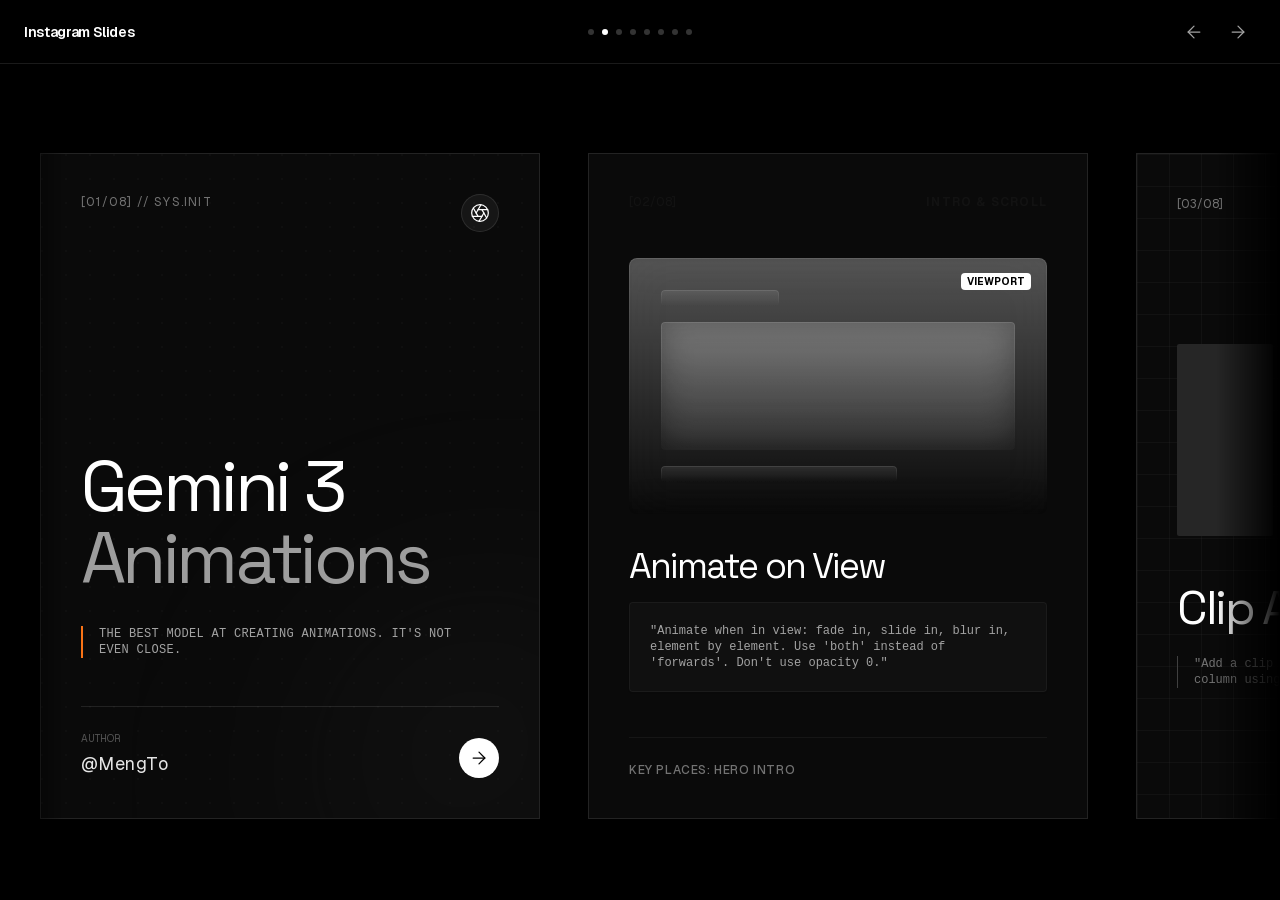
<file: assets/tamplates/instagram-slides/index.html>
<html class="dark" lang="en"><head><meta charset="utf-8"/>
<meta content="width=device-width, initial-scale=1.0" name="viewport"/>
<title>Gemini 3 Animation Prompts - Dark Mode</title>
<script src="assets/resource_3fa48481346f.js"></script>
<script src="assets/lucide_latest_2eebd0ebe8c2.js"></script>
<link href="https://fonts.googleapis.com" rel="preconnect"/>
<link crossorigin="" href="https://fonts.gstatic.com" rel="preconnect"/>
<!-- User Requested Animation Styles -->
<style>
/*
Sequence animation intro.
*/
@keyframes animationIn {
0% {
opacity: 0;
transform: translateY(30px);
filter: blur(8px);
}
100% {
opacity: 1;
transform: translateY(0);
filter: blur(0px);
}
}
/* Default: paused */
.animate-on-scroll { animation-play-state: paused !important; }
/* Activated by JS */
.animate-on-scroll.animate { animation-play-state: running !important; }
</style>
<style>
/* Custom Font Assignments based on Design System */
:root {
--font-display: 'Inter', system-ui, sans-serif;
--font-body: 'Inter', system-ui, sans-serif;
--font-mono: 'Space Mono', monospace;
}
body {
font-family: var(--font-body);
}
h1, h2, h3, .font-display {
font-family: var(--font-display);
}
code, .font-mono {
font-family: var(--font-mono);
}
/* Utilities */
.hide-scrollbar::-webkit-scrollbar {
display: none;
}
.hide-scrollbar {
-ms-overflow-style: none;
scrollbar-width: none;
}
/* Existing Animations */
@keyframes marquee {
0% { transform: translateX(0); }
100% { transform: translateX(-50%); }
}
.animate-marquee {
animation: marquee 20s linear infinite;
}
@keyframes beam {
0% { left: -100%; }
100% { left: 100%; }
}
.animate-beam {
animation: beam 2s cubic-bezier(0.4, 0, 0.2, 1) infinite;
}
@keyframes clip-reveal {
0% { clip-path: inset(100% 0 0 0); }
100% { clip-path: inset(0 0 0 0); }
}
.animate-clip {
animation: clip-reveal 1.5s cubic-bezier(0.77, 0, 0.175, 1) infinite alternate;
}
/* Background Pattern */
.bg-grid-pattern {
background-image: radial-gradient(circle at 1px 1px, rgba(255,255,255,0.1) 1px, transparent 0);
background-size: 24px 24px;
}
/* Larger Card Sizing - Mobile Optimized */
.slide-container {
aspect-ratio: 3/4;
/* Mobile width default, Desktop width via md: */
min-width: 0;
}
</style>
<meta content="font-inter,font-space-mono,font-roboto,font-montserrat,font-poppins,font-playfair,font-instrument-serif,font-merriweather,font-bricolage,font-jakarta,font-manrope,font-work-sans,font-pt-serif,font-geist-mono,font-quicksand,font-nunito" name="disabled-font-classes"/>
<style id="aura-editor-visibility-style">
.invisible { visibility: hidden !important; }
</style>
<link href="assets/css2_8e191ef32247.css" id="all-fonts-link-font-space-grotesk" rel="stylesheet"/><style id="all-fonts-style-font-space-grotesk">.font-space-grotesk { font-family: 'Space Grotesk', sans-serif !important; }</style><link href="assets/css2_86e10c4bcbd4.css" id="all-fonts-link-font-geist" rel="stylesheet"/><style id="all-fonts-style-font-geist">.font-geist { font-family: 'Geist', sans-serif !important; }</style><style id="border-gradient-shared-style">
[style*="--border-gradient"]::before {
content: "";
position: absolute;
inset: 0;
padding: 1px;
border-radius: var(--border-radius-before, inherit);
-webkit-mask: linear-gradient(#fff 0 0) content-box,
linear-gradient(#fff 0 0);
-webkit-mask-composite: xor;
mask-composite: exclude;
background: var(--border-gradient);
pointer-events: none;
}</style></head>
<body class="min-h-screen flex flex-col items-center justify-center antialiased selection:bg-orange-500/30 text-white bg-black">
<!-- Fixed Navigation -->
<nav class="fixed top-0 left-0 right-0 z-50 flex items-center justify-between px-4 md:px-6 py-4 bg-black/80 backdrop-blur-md border-b border-white/10 h-16">
<!-- Left: Title -->
<div class="flex items-center gap-2 w-auto md:w-1/3">
<span class="font-display text-sm font-semibold tracking-tight text-white font-geist">Instagram Slides</span>
</div>
<!-- Center: Pagination Dots (Hidden on small mobile, visible on sm+) -->
<div class="hidden sm:flex items-center justify-center gap-2 w-1/3" id="pagination-dots">
<!-- Initial state: first active, others inactive. JS handles updates. -->
<div class="w-1.5 h-1.5 rounded-full bg-white/20 hover:bg-white/50 cursor-pointer transition-colors hover:scale-125 transition-transform" data-index="0"></div>
<div class="w-1.5 h-1.5 rounded-full bg-white/20 hover:bg-white/50 cursor-pointer transition-colors hover:scale-125 transition-transform" data-index="1"></div>
<div class="w-1.5 h-1.5 rounded-full bg-white/20 hover:bg-white/50 cursor-pointer transition-colors hover:scale-125 transition-transform" data-index="2"></div>
<div class="w-1.5 h-1.5 rounded-full bg-white/20 hover:bg-white/50 cursor-pointer transition-colors hover:scale-125 transition-transform" data-index="3"></div>
<div class="w-1.5 h-1.5 rounded-full bg-white/20 hover:bg-white/50 cursor-pointer transition-colors hover:scale-125 transition-transform" data-index="4"></div>
<div class="w-1.5 h-1.5 rounded-full bg-white/20 hover:bg-white/50 cursor-pointer transition-colors hover:scale-125 transition-transform" data-index="5"></div>
<div class="w-1.5 h-1.5 rounded-full bg-white/20 hover:bg-white/50 cursor-pointer transition-colors hover:scale-125 transition-transform" data-index="6"></div>
<div class="w-1.5 h-1.5 rounded-full bg-white cursor-pointer hover:scale-125 transition-transform" data-index="7"></div>
</div>
<!-- Right: Arrows (Hidden on Mobile, use Swipe) -->
<div class="hidden md:flex items-center justify-end gap-2 w-1/3">
<button class="p-2 rounded-full hover:bg-white/10 text-neutral-400 hover:text-white transition-colors disabled:opacity-30" id="prevBtn">
<svg class="lucide lucide-arrow-left w-5 h-5" fill="none" height="24" stroke="currentColor" stroke-linecap="round" stroke-linejoin="round" stroke-width="1.5" viewbox="0 0 24 24" width="24" xmlns="http://www.w3.org/2000/svg"><path d="m12 19-7-7 7-7"></path><path d="M19 12H5"></path></svg>
</button>
<button class="p-2 rounded-full hover:bg-white/10 text-neutral-400 hover:text-white transition-colors" id="nextBtn">
<svg class="lucide lucide-arrow-right w-5 h-5" fill="none" height="24" stroke="currentColor" stroke-linecap="round" stroke-linejoin="round" stroke-width="1.5" viewbox="0 0 24 24" width="24" xmlns="http://www.w3.org/2000/svg"><path d="M5 12h14"></path><path d="m12 5 7 7-7 7"></path></svg>
</button>
</div>
<!-- Mobile Swipe Indicator (Visible only on mobile) -->
<div class="md:hidden flex items-center justify-end w-auto text-neutral-500 text-xs gap-1">
<span class="font-mono">SWIPE</span>
<svg class="lucide lucide-move-horizontal" fill="none" height="16" stroke="currentColor" stroke-linecap="round" stroke-linejoin="round" stroke-width="1.5" viewbox="0 0 24 24" width="16" xmlns="http://www.w3.org/2000/svg"><polyline points="18 8 22 12 18 16"></polyline><polyline points="6 8 2 12 6 16"></polyline><line x1="2" x2="22" y1="12" y2="12"></line></svg>
</div>
</nav>
<!-- Wrapper for the horizontal scroll presentation -->
<main class="flex flex-row overflow-x-auto snap-x snap-mandatory hide-scrollbar w-full pt-20 md:pt-28 pb-6 md:pb-10 px-6 md:px-10 gap-x-6 md:gap-x-12 scroll-smooth" id="slider" style="mask-image: linear-gradient(90deg, transparent, black 5%, black 95%, transparent); -webkit-mask-image: linear-gradient(90deg, transparent, black 5%, black 95%, transparent);">
<!-- SLIDE 1: COVER -->
<section class="slide-container flex-shrink-0 flex flex-col overflow-hidden snap-center group bg-[#0A0A0A] w-[85vw] md:w-[500px] border-white/10 border relative shadow-2xl justify-between" id="slide-0">
<!-- Content -->
<div class="flex flex-col bg-center h-full bg-[url(https://hoirqrkdgbmvpwutwuwj.supabase.co/storage/v1/object/public/assets/assets/5071d056-5442-4e08-adcf-cea83397ba23_1600w.webp)] bg-cover z-10 p-6 md:p-10 relative">
<div class="flex [animation:animationIn_0.8s_ease-out_0s_both] animate-on-scroll animate mix-blend-color-dodge mb-4 md:mb-8 items-start justify-between">
<span class="font-mono text-[10px] md:text-xs text-neutral-500 uppercase tracking-widest font-geist">[01/08] // SYS.INIT</span>
<div class="p-2 bg-white/5 rounded-full border border-white/10">
<svg class="lucide lucide-aperture w-4 h-4 md:w-5 md:h-5 text-white" data-lucide="aperture" fill="none" height="24" stroke="currentColor" stroke-linecap="round" stroke-linejoin="round" stroke-width="1.5" viewbox="0 0 24 24" width="24" xmlns="http://www.w3.org/2000/svg"><circle cx="12" cy="12" r="10"></circle><path d="m14.31 8 5.74 9.94"></path><path d="M9.69 8h11.48"></path><path d="m7.38 12 5.74-9.94"></path><path d="M9.69 16 3.95 6.06"></path><path d="M14.31 16H2.83"></path><path d="m16.62 12-5.74 9.94"></path></svg>
</div>
</div>
<div class="mt-auto mb-8 md:mb-12">
<h1 class="leading-[0.9] [animation:animationIn_0.8s_ease-out_0.2s_both] animate-on-scroll animate text-5xl md:text-7xl tracking-tighter font-space-grotesk mb-4 md:mb-8">
                Gemini 3
                <span class="block text-white/60 tracking-tighter font-space-grotesk">Animations</span>
</h1>
<div class="[animation:animationIn_0.8s_ease-out_0.4s_both] animate-on-scroll animate">
<p class="uppercase leading-relaxed text-[10px] md:text-xs text-neutral-400 tracking-wide font-mono max-w-[90%] border-orange-500 border-l-2 pl-4">
                    The best model at creating animations. It's not even close.
                </p>
</div>
</div>
<div class="pt-4 md:pt-6 border-t border-white/10 flex justify-between items-end [animation:animationIn_0.8s_ease-out_0.6s_both] animate-on-scroll animate">
<div class="flex flex-col">
<span class="font-mono text-[10px] text-neutral-600 uppercase mb-1 font-geist">Author</span>
<span class="font-display text-sm md:text-lg tracking-wide text-neutral-200 font-geist">@MengTo</span>
</div>
<div class="w-8 h-8 md:w-10 md:h-10 rounded-full bg-white text-black flex items-center justify-center hover:scale-105 transition-transform cursor-pointer">
<svg class="lucide lucide-arrow-right w-4 h-4 md:w-5 md:h-5" data-lucide="arrow-right" fill="none" height="24" stroke="currentColor" stroke-linecap="round" stroke-linejoin="round" stroke-width="1.5" viewbox="0 0 24 24" width="24" xmlns="http://www.w3.org/2000/svg"><path d="M5 12h14"></path><path d="m12 5 7 7-7 7"></path></svg>
</div>
</div>
</div>
<!-- Abstract BG -->
<div class="absolute inset-0 z-0 bg-grid-pattern opacity-20"></div>
<div class="absolute -bottom-40 -right-40 w-96 h-96 bg-gradient-to-br from-neutral-800 to-transparent rounded-full blur-[100px] opacity-40 pointer-events-none">
</div>
</section>
<!-- SLIDE 2: INTRO + SCROLL -->
<section class="slide-container flex-shrink-0 w-[85vw] md:w-[500px] bg-[#0A0A0A] relative flex flex-col overflow-hidden border border-white/10 shadow-2xl snap-center" id="slide-1">
<div class="flex flex-col h-full bg-[url(https://hoirqrkdgbmvpwutwuwj.supabase.co/storage/v1/object/public/assets/assets/28c300b5-bd2f-449c-a915-f968ced09242_1600w.webp)] bg-cover bg-center p-6 md:p-10">
<header class="flex [animation:animationIn_0.8s_ease-out_0.1s_both] animate-on-scroll animate mix-blend-color-dodge mb-8 md:mb-12 items-center justify-between">
<span class="font-mono text-xs text-neutral-500 font-geist">[02/08]</span>
<span class="font-display text-[10px] md:text-xs font-semibold uppercase tracking-widest text-neutral-500 font-geist">Intro &amp; Scroll</span>
</header>
<div class="flex-grow space-y-6 md:space-y-8">
<!-- Internal card keeps rounded-lg -->
<div class="overflow-hidden [animation:animationIn_0.8s_ease-out_0.3s_both] animate-on-scroll animate bg-gradient-to-b from-white/30 to-white/0 rounded-lg p-6 md:p-8 relative shadow-inner backdrop-blur-xl" style="position: relative; --border-gradient: linear-gradient(180deg, rgba(255, 255, 255, 0.1), rgba(255, 255, 255, 0)); --border-radius-before: 8px">
<!-- Simulated Skeleton Animation -->
<div class="space-y-4">
<div class="animate-pulse bg-gradient-to-b from-white/10 to-white/0 w-1/3 h-4 rounded" style="position: relative; --border-gradient: linear-gradient(180deg, rgba(255, 255, 255, 0.1), rgba(255, 255, 255, 0)); --border-radius-before: 4px"></div>
<div class="animate-pulse delay-75 bg-gradient-to-b from-white/10 to-white/0 w-full h-24 md:h-32 rounded backdrop-blur-lg" style="position: relative; --border-gradient: linear-gradient(180deg, rgba(255, 255, 255, 0.1), rgba(255, 255, 255, 0)); --border-radius-before: 4px"></div>
<div class="animate-pulse delay-150 bg-gradient-to-b from-white/10 to-white/0 w-2/3 h-4 rounded" style="position: relative; --border-gradient: linear-gradient(180deg, rgba(255, 255, 255, 0.1), rgba(255, 255, 255, 0)); --border-radius-before: 4px"></div>
</div>
<div class="absolute top-4 right-4">
<span class="font-mono text-[8px] md:text-[10px] bg-white text-black px-1.5 py-0.5 rounded font-bold font-geist">VIEWPORT</span>
</div>
</div>
<div class="space-y-3 md:space-y-4 [animation:animationIn_0.8s_ease-out_0.5s_both] animate-on-scroll animate">
<h2 class="text-3xl md:text-4xl text-white font-space-grotesk tracking-tighter" style="">Animate on View</h2>
<div class="leading-relaxed text-[10px] md:text-xs text-neutral-400 font-mono bg-neutral-900/50 border-white/5 border rounded p-4 md:p-5 shadow-sm backdrop-blur-lg">
                            "Animate when in view: fade in, slide in, blur in, element by element. Use 'both' instead of 'forwards'. Don't use opacity 0."
                        </div>
</div>
</div>
<div class="mt-auto pt-4 md:pt-6 border-t border-white/5 [animation:animationIn_0.8s_ease-out_0.7s_both] animate-on-scroll animate">
<p class="uppercase text-[10px] md:text-xs font-medium text-neutral-500 tracking-wider font-geist">Key places: Hero Intro</p>
</div>
</div>
</section>
<!-- SLIDE 3: CLIP PATH -->
<section class="slide-container flex-shrink-0 w-[85vw] md:w-[500px] bg-[#0A0A0A] text-white relative flex flex-col overflow-hidden border border-white/10 shadow-2xl snap-center" id="slide-2">
<div class="absolute inset-0 bg-[linear-gradient(rgba(255,255,255,0.03)_1px,transparent_1px),linear-gradient(90deg,rgba(255,255,255,0.03)_1px,transparent_1px)] bg-[size:32px_32px]"></div>
<div class="p-6 md:p-10 h-full flex flex-col z-10">
<header class="flex justify-between items-center mb-6 md:mb-10 [animation:animationIn_0.8s_ease-out_0.1s_both] animate-on-scroll">
<span class="font-mono text-xs text-neutral-500 font-geist">[03/08]</span>
<svg class="lucide lucide-scissors w-5 h-5 text-neutral-600" data-lucide="scissors" fill="none" height="24" stroke="currentColor" stroke-linecap="round" stroke-linejoin="round" stroke-width="1.5" viewbox="0 0 24 24" width="24" xmlns="http://www.w3.org/2000/svg"><circle cx="6" cy="6" r="3"></circle><path d="M8.12 8.12 12 12"></path><path d="M20 4 8.12 15.88"></path><circle cx="6" cy="18" r="3"></circle><path d="M14.8 14.8 20 20"></path></svg>
</header>
<div class="flex-grow flex flex-col justify-center">
<!-- Clip Animation Visual -->
<div class="flex gap-3 h-32 md:h-48 mb-8 md:mb-12 [animation:animationIn_0.8s_ease-out_0.3s_both] animate-on-scroll">
<div class="flex-1 bg-neutral-800 rounded-sm animate-clip" style="animation-delay: 0s;"></div>
<div class="flex-1 bg-neutral-700 rounded-sm animate-clip" style="animation-delay: 0.2s;"></div>
<div class="flex-1 bg-neutral-600 rounded-sm animate-clip" style="animation-delay: 0.4s;"></div>
<div class="flex-1 bg-orange-500 rounded-sm animate-clip" style="animation-delay: 0.6s;"></div>
</div>
<div class="[animation:animationIn_0.8s_ease-out_0.5s_both] animate-on-scroll">
<h2 class="text-4xl md:text-5xl mb-4 md:mb-6 text-white font-space-grotesk tracking-tighter" style="">Clip Animation</h2>
<p class="leading-relaxed text-[10px] md:text-xs text-neutral-500 font-mono max-w-sm border-neutral-700 border-l pl-4">
                            "Add a clip animation to the background, column by column using clip-path."
                        </p>
</div>
</div>
</div>
</section>
<!-- SLIDE 4: BUTTONS -->
<section class="slide-container flex-shrink-0 w-[85vw] md:w-[500px] bg-[#0A0A0A] relative flex flex-col overflow-hidden border border-white/10 shadow-2xl snap-center" id="slide-3">
<div class="p-6 md:p-10 h-full flex flex-col">
<header class="flex justify-between items-center mb-6 md:mb-10 [animation:animationIn_0.8s_ease-out_0.1s_both] animate-on-scroll">
<span class="font-mono text-xs text-neutral-500 font-geist">[04/08]</span>
<span class="font-display text-[10px] md:text-xs font-semibold uppercase tracking-widest text-neutral-500 font-geist">Interaction</span>
</header>
<div class="flex-grow flex flex-col space-y-8 md:space-y-12 items-center justify-center">
<!-- Animated Gradient Beam CTA Button -->
<button class="group inline-flex overflow-hidden transition-all duration-300 hover:-translate-y-0.5 hover:shadow-[0_0_25px_rgba(255,255,255,0.1)] rounded-full pt-[1px] pr-[1px] pb-[1px] pl-[1px] relative items-center justify-center [animation:animationIn_0.8s_ease-out_0.3s_both] animate-on-scroll scale-90 md:scale-100">
<!-- Spinning Border Beam (Visible on Hover) -->
<span class="absolute inset-[-100%] animate-[spin_3s_linear_infinite] bg-[conic-gradient(from_90deg_at_50%_50%,transparent_0%,transparent_75%,#ffffff_100%)] opacity-0 transition-opacity duration-300 group-hover:opacity-100"></span>
<!-- Default Static Border -->
<span class="absolute inset-0 rounded-full bg-zinc-800 transition-opacity duration-300 group-hover:opacity-0"></span>
<!-- 3D Button Surface & Content -->
<span class="flex items-center justify-center gap-2 uppercase transition-colors duration-300 group-hover:text-white text-xs font-medium text-zinc-400 tracking-widest bg-gradient-to-b from-zinc-800 to-zinc-950 w-full h-full rounded-full pt-2.5 pr-6 pb-2.5 pl-6 relative shadow-[inset_0_1px_0_rgba(255,255,255,0.3)]">
<span class="relative z-10">Request Demo</span>
<svg class="relative z-10 transition-transform duration-300 group-hover:translate-x-0.5" fill="none" height="14" stroke="currentColor" stroke-linecap="round" stroke-linejoin="round" stroke-width="2" viewbox="0 0 24 24" width="14" xmlns="http://www.w3.org/2000/svg">
<path class="" d="M5 12h14"></path>
<path class="" d="m12 5 7 7-7 7"></path>
</svg>
</span>
</button>
<div class="w-full [animation:animationIn_0.8s_ease-out_0.5s_both] animate-on-scroll text-center md:text-left">
<h2 class="text-2xl md:text-3xl text-white tracking-tighter font-space-grotesk mb-4">Border Beam</h2>
<div class="bg-neutral-900/50 border-white/5 border rounded-xl p-4 md:p-5 shadow-sm text-left">
<p class="text-[10px] md:text-xs text-neutral-400 font-mono">
        "Add a 1px border beam animation around the pill-shaped button on hover."
      </p>
</div>
</div>
</div>
</div>
</section>
<!-- SLIDE 5: TEXT -->
<section class="slide-container flex-shrink-0 w-[85vw] md:w-[500px] bg-[#0A0A0A] relative flex flex-col overflow-hidden border border-white/10 shadow-2xl snap-center" id="slide-4">
<div class="flex flex-col h-full bg-[url(https://hoirqrkdgbmvpwutwuwj.supabase.co/storage/v1/object/public/assets/assets/aedd68a9-659a-45bf-ae0a-842c1d982c93_1600w.webp)] bg-cover bg-center p-6 md:p-10">
<header class="flex justify-between items-center mb-6 md:mb-10 [animation:animationIn_0.8s_ease-out_0.1s_both] animate-on-scroll">
<span class="font-mono text-xs text-neutral-500 font-geist">[05/08]</span>
<svg class="lucide lucide-type w-5 h-5 text-neutral-600" data-lucide="type" fill="none" height="24" stroke="currentColor" stroke-linecap="round" stroke-linejoin="round" stroke-width="1.5" viewbox="0 0 24 24" width="24" xmlns="http://www.w3.org/2000/svg"><path d="M12 4v16"></path><path d="M4 7V5a1 1 0 0 1 1-1h14a1 1 0 0 1 1 1v2"></path><path d="M9 20h6"></path></svg>
</header>
<div class="flex-grow flex flex-col justify-center">
<!-- Text Animation Visual -->
<div class="mb-8 md:mb-12 border-b border-white/10 pb-8 md:pb-12 [animation:animationIn_0.8s_ease-out_0.3s_both] animate-on-scroll">
<div class="overflow-hidden h-14 md:h-20 flex items-center">
<h2 class="text-5xl md:text-7xl text-white animate-fade-up font-space-grotesk tracking-tighter" style="">
                                Reveal
                            </h2>
</div>
<div class="overflow-hidden h-14 md:h-20 flex items-center">
<h2 class="animate-fade-up text-5xl md:text-7xl text-white/60 tracking-tighter font-space-grotesk" style="animation-delay: 0.2s">
                                Typography
                            </h2>
</div>
</div>
<div class="space-y-3 [animation:animationIn_0.8s_ease-out_0.5s_both] animate-on-scroll">
<span class="text-[10px] font-bold uppercase tracking-widest text-orange-500 font-geist">Prompt</span>
<p class="leading-relaxed text-[10px] md:text-xs text-neutral-400 font-mono">
                            "Add a vertical text clip slide down animation letter by letter."
                        </p>
</div>
</div>
</div>
</section>
<!-- SLIDE 6: LOGOS -->
<section class="slide-container flex-shrink-0 w-[85vw] md:w-[500px] bg-[#0A0A0A] relative flex flex-col overflow-hidden border border-white/10 shadow-2xl snap-center" id="slide-5">
<div class="flex flex-col z-10 h-full p-6 md:p-10 justify-between">
<header class="flex justify-between items-center [animation:animationIn_0.8s_ease-out_0.1s_both] animate-on-scroll">
<span class="font-mono text-xs text-neutral-500 font-geist">[06/08]</span>
<span class="font-display text-[10px] md:text-xs font-semibold uppercase tracking-widest text-neutral-500 font-geist">Social Proof</span>
</header>
<div class="w-full overflow-hidden relative py-12 md:py-16 border-y border-white/5 [animation:animationIn_0.8s_ease-out_0.3s_both] animate-on-scroll">
<!-- Gradient Masks -->
<div class="absolute left-0 top-0 bottom-0 w-10 md:w-20 bg-gradient-to-r from-[#0A0A0A] to-transparent z-10"></div>
<div class="absolute right-0 top-0 bottom-0 w-10 md:w-20 bg-gradient-to-l from-[#0A0A0A] to-transparent z-10"></div>
<!-- Marquee Content -->
<div class="flex w-[200%] animate-marquee">
<div class="flex justify-around w-1/2 text-neutral-500">
<svg class="lucide lucide-framer w-8 h-8 md:w-10 md:h-10 hover:text-white transition-colors" data-lucide="framer" fill="none" height="24" stroke="currentColor" stroke-linecap="round" stroke-linejoin="round" stroke-width="1.5" viewbox="0 0 24 24" width="24" xmlns="http://www.w3.org/2000/svg"><path d="M5 16V9h14V2H5l14 14h-7m-7 0 7 7v-7m-7 0h7"></path></svg>
<svg class="lucide lucide-figma w-8 h-8 md:w-10 md:h-10 hover:text-white transition-colors" data-lucide="figma" fill="none" height="24" stroke="currentColor" stroke-linecap="round" stroke-linejoin="round" stroke-width="1.5" viewbox="0 0 24 24" width="24" xmlns="http://www.w3.org/2000/svg"><path d="M5 5.5A3.5 3.5 0 0 1 8.5 2H12v7H8.5A3.5 3.5 0 0 1 5 5.5z"></path><path d="M12 2h3.5a3.5 3.5 0 1 1 0 7H12V2z"></path><path d="M12 12.5a3.5 3.5 0 1 1 7 0 3.5 3.5 0 1 1-7 0z"></path><path d="M5 19.5A3.5 3.5 0 0 1 8.5 16H12v3.5a3.5 3.5 0 1 1-7 0z"></path><path d="M5 12.5A3.5 3.5 0 0 1 8.5 9H12v7H8.5A3.5 3.5 0 0 1 5 12.5z"></path></svg>
<svg class="lucide lucide-chrome w-8 h-8 md:w-10 md:h-10 hover:text-white transition-colors" data-lucide="chrome" fill="none" height="24" stroke="currentColor" stroke-linecap="round" stroke-linejoin="round" stroke-width="1.5" viewbox="0 0 24 24" width="24" xmlns="http://www.w3.org/2000/svg"><path d="M10.88 21.94 15.46 14"></path><path d="M21.17 8H12"></path><path d="M3.95 6.06 8.54 14"></path><circle cx="12" cy="12" r="10"></circle><circle cx="12" cy="12" r="4"></circle></svg>
<svg class="lucide lucide-github w-8 h-8 md:w-10 md:h-10 hover:text-white transition-colors" data-lucide="github" fill="none" height="24" stroke="currentColor" stroke-linecap="round" stroke-linejoin="round" stroke-width="1.5" viewbox="0 0 24 24" width="24" xmlns="http://www.w3.org/2000/svg"><path d="M15 22v-4a4.8 4.8 0 0 0-1-3.5c3 0 6-2 6-5.5.08-1.25-.27-2.48-1-3.5.28-1.15.28-2.35 0-3.5 0 0-1 0-3 1.5-2.64-.5-5.36-.5-8 0C6 2 5 2 5 2c-.3 1.15-.3 2.35 0 3.5A5.403 5.403 0 0 0 4 9c0 3.5 3 5.5 6 5.5-.39.49-.68 1.05-.85 1.65-.17.6-.22 1.23-.15 1.85v4"></path><path d="M9 18c-4.51 2-5-2-7-2"></path></svg>
<svg class="lucide lucide-codepen w-8 h-8 md:w-10 md:h-10 hover:text-white transition-colors" data-lucide="codepen" fill="none" height="24" stroke="currentColor" stroke-linecap="round" stroke-linejoin="round" stroke-width="1.5" viewbox="0 0 24 24" width="24" xmlns="http://www.w3.org/2000/svg"><polygon points="12 2 22 8.5 22 15.5 12 22 2 15.5 2 8.5 12 2"></polygon><line x1="12" x2="12" y1="22" y2="15.5"></line><polyline points="22 8.5 12 15.5 2 8.5"></polyline><polyline points="2 15.5 12 8.5 22 15.5"></polyline><line x1="12" x2="12" y1="2" y2="8.5"></line></svg>
</div>
<div class="flex justify-around w-1/2 text-neutral-500">
<svg class="lucide lucide-framer w-8 h-8 md:w-10 md:h-10 hover:text-white transition-colors" data-lucide="framer" fill="none" height="24" stroke="currentColor" stroke-linecap="round" stroke-linejoin="round" stroke-width="1.5" viewbox="0 0 24 24" width="24" xmlns="http://www.w3.org/2000/svg"><path d="M5 16V9h14V2H5l14 14h-7m-7 0 7 7v-7m-7 0h7"></path></svg>
<svg class="lucide lucide-figma w-8 h-8 md:w-10 md:h-10 hover:text-white transition-colors" data-lucide="figma" fill="none" height="24" stroke="currentColor" stroke-linecap="round" stroke-linejoin="round" stroke-width="1.5" viewbox="0 0 24 24" width="24" xmlns="http://www.w3.org/2000/svg"><path d="M5 5.5A3.5 3.5 0 0 1 8.5 2H12v7H8.5A3.5 3.5 0 0 1 5 5.5z"></path><path d="M12 2h3.5a3.5 3.5 0 1 1 0 7H12V2z"></path><path d="M12 12.5a3.5 3.5 0 1 1 7 0 3.5 3.5 0 1 1-7 0z"></path><path d="M5 19.5A3.5 3.5 0 0 1 8.5 16H12v3.5a3.5 3.5 0 1 1-7 0z"></path><path d="M5 12.5A3.5 3.5 0 0 1 8.5 9H12v7H8.5A3.5 3.5 0 0 1 5 12.5z"></path></svg>
<svg class="lucide lucide-chrome w-8 h-8 md:w-10 md:h-10 hover:text-white transition-colors" data-lucide="chrome" fill="none" height="24" stroke="currentColor" stroke-linecap="round" stroke-linejoin="round" stroke-width="1.5" viewbox="0 0 24 24" width="24" xmlns="http://www.w3.org/2000/svg"><path d="M10.88 21.94 15.46 14"></path><path d="M21.17 8H12"></path><path d="M3.95 6.06 8.54 14"></path><circle cx="12" cy="12" r="10"></circle><circle cx="12" cy="12" r="4"></circle></svg>
<svg class="lucide lucide-github w-8 h-8 md:w-10 md:h-10 hover:text-white transition-colors" data-lucide="github" fill="none" height="24" stroke="currentColor" stroke-linecap="round" stroke-linejoin="round" stroke-width="1.5" viewbox="0 0 24 24" width="24" xmlns="http://www.w3.org/2000/svg"><path d="M15 22v-4a4.8 4.8 0 0 0-1-3.5c3 0 6-2 6-5.5.08-1.25-.27-2.48-1-3.5.28-1.15.28-2.35 0-3.5 0 0-1 0-3 1.5-2.64-.5-5.36-.5-8 0C6 2 5 2 5 2c-.3 1.15-.3 2.35 0 3.5A5.403 5.403 0 0 0 4 9c0 3.5 3 5.5 6 5.5-.39.49-.68 1.05-.85 1.65-.17.6-.22 1.23-.15 1.85v4"></path><path d="M9 18c-4.51 2-5-2-7-2"></path></svg>
<svg class="lucide lucide-codepen w-8 h-8 md:w-10 md:h-10 hover:text-white transition-colors" data-lucide="codepen" fill="none" height="24" stroke="currentColor" stroke-linecap="round" stroke-linejoin="round" stroke-width="1.5" viewbox="0 0 24 24" width="24" xmlns="http://www.w3.org/2000/svg"><polygon points="12 2 22 8.5 22 15.5 12 22 2 15.5 2 8.5 12 2"></polygon><line x1="12" x2="12" y1="22" y2="15.5"></line><polyline points="22 8.5 12 15.5 2 8.5"></polyline><polyline points="2 15.5 12 8.5 22 15.5"></polyline><line x1="12" x2="12" y1="2" y2="8.5"></line></svg>
</div>
</div>
</div>
<div class="[animation:animationIn_0.8s_ease-out_0.5s_both] animate-on-scroll">
<h3 class="text-2xl md:text-3xl text-white mb-2 uppercase font-space-grotesk tracking-tighter" style="">Infinite Loop</h3>
<p class="text-[10px] md:text-xs text-neutral-500 font-mono">"Add a marquis infinite loop slow animation to the logos using alpha mask."</p>
</div>
</div>
</section>
<!-- SLIDE 7: CARDS / FLASHLIGHT -->
<section class="slide-container flex-shrink-0 w-[85vw] md:w-[500px] bg-[#0A0A0A] relative flex flex-col overflow-hidden border border-white/10 shadow-2xl snap-center" id="slide-6">
<div class="flex flex-col bg-center h-full bg-[url(https://hoirqrkdgbmvpwutwuwj.supabase.co/storage/v1/object/public/assets/assets/3612ae9b-1f08-4708-a499-958fde6cc95b_1600w.webp)] bg-cover p-6 md:p-10">
<header class="flex justify-between items-center mb-6 md:mb-8 [animation:animationIn_0.8s_ease-out_0.1s_both] animate-on-scroll">
<span class="font-mono text-xs text-neutral-500 font-geist">[07/08]</span>
<span class="font-display text-[10px] md:text-xs font-semibold uppercase tracking-widest text-neutral-500 font-geist">Cards</span>
</header>
<div class="flex-grow flex flex-col [animation:animationIn_0.8s_ease-out_0.3s_both] animate-on-scroll items-center justify-center relative w-full h-full p-2 md:p-6">
<style>
        @keyframes cardStackCycle {
            0%, 25% {
                transform: translateY(0) scale(1);
                z-index: 30;
                opacity: 1;
                filter: blur(0px);
            }
            33%, 58% {
                transform: translateY(-40px) scale(0.85);
                z-index: 10;
                opacity: 0.5;
                filter: blur(2px);
            }
            66%, 91% {
                transform: translateY(-20px) scale(0.92);
                z-index: 20;
                opacity: 0.75;
                filter: blur(1px);
            }
            100% {
                transform: translateY(0) scale(1);
                z-index: 30;
                opacity: 1;
                filter: blur(0px);
            }
        }
        @media (min-width: 768px) {
            @keyframes cardStackCycle {
                0%, 25% {
                    transform: translateY(0) scale(1);
                    z-index: 30;
                    opacity: 1;
                    filter: blur(0px);
                }
                33%, 58% {
                    transform: translateY(-60px) scale(0.85);
                    z-index: 10;
                    opacity: 0.5;
                    filter: blur(2px);
                }
                66%, 91% {
                    transform: translateY(-30px) scale(0.92);
                    z-index: 20;
                    opacity: 0.75;
                    filter: blur(1px);
                }
                100% {
                    transform: translateY(0) scale(1);
                    z-index: 30;
                    opacity: 1;
                    filter: blur(0px);
                }
            }
        }
    </style>
<div class="relative w-full max-w-[280px] md:max-w-[320px] aspect-square mb-8 md:mb-10">
<!-- Card 3 (Starts Middle) -->
<div class="absolute inset-0 w-full h-full rounded-xl md:rounded-2xl bg-neutral-900 border border-white/10 p-6 md:p-8 shadow-2xl flex flex-col justify-between overflow-hidden group" style="animation: cardStackCycle 12s infinite ease-in-out; animation-delay: -8s; --border-gradient: linear-gradient(180deg, rgba(255, 255, 255, 0.1), rgba(255, 255, 255, 0)); --border-radius-before: 16px">
<div class="absolute inset-0 opacity-0 group-hover:opacity-100 transition-opacity duration-500 pointer-events-none" style="background: radial-gradient(500px circle at var(--mouse-x, 50%) var(--mouse-y, 50%), rgba(255, 255, 255, 0.1), transparent 40%);"></div>
<div class="flex mix-blend-screen mb-8 items-start justify-between">
<div class="flex text-white bg-white/5 w-10 h-10 md:w-12 md:h-12 rounded-full items-center justify-center border border-white/10">
<svg class="lucide lucide-zap w-5 h-5 md:w-6 md:h-6" fill="none" height="24" stroke="currentColor" stroke-linecap="round" stroke-linejoin="round" stroke-width="1.5" viewbox="0 0 24 24" width="24" xmlns="http://www.w3.org/2000/svg"><path d="M4 14a1 1 0 0 1-.78-1.63l9.9-10.2a.5.5 0 0 1 .86.46l-1.92 6.02A1 1 0 0 0 13 10h7a1 1 0 0 1 .78 1.63l-9.9 10.2a.5.5 0 0 1-.86-.46l1.92-6.02A1 1 0 0 0 11 14z"></path></svg>
</div>
<div class="flex gap-1.5">
<div class="w-2 md:w-2.5 h-2 md:h-2.5 rounded-full bg-neutral-700"></div>
<div class="w-2 md:w-2.5 h-2 md:h-2.5 rounded-full bg-white"></div>
<div class="w-2 md:w-2.5 h-2 md:h-2.5 rounded-full bg-neutral-700"></div>
</div>
</div>
<div class="space-y-4">
<div class="bg-neutral-800 w-20 h-3 rounded border border-white/5"></div>
<div class="bg-neutral-800 w-full h-24 md:h-32 rounded-lg border border-white/5"></div>
</div>
</div>
<!-- Card 2 (Starts Back) -->
<div class="absolute inset-0 w-full h-full rounded-xl md:rounded-2xl bg-neutral-900 border border-white/10 p-6 md:p-8 shadow-2xl flex flex-col justify-between overflow-hidden group" style="animation: cardStackCycle 12s infinite ease-in-out; animation-delay: -4s; --border-gradient: linear-gradient(180deg, rgba(255, 255, 255, 0.1), rgba(255, 255, 255, 0)); --border-radius-before: 16px">
<div class="absolute inset-0 opacity-0 group-hover:opacity-100 transition-opacity duration-500 pointer-events-none" style="background: radial-gradient(500px circle at var(--mouse-x, 50%) var(--mouse-y, 50%), rgba(255, 255, 255, 0.1), transparent 40%);"></div>
<div class="flex mix-blend-screen mb-8 items-start justify-between">
<div class="flex text-white bg-white/5 w-10 h-10 md:w-12 md:h-12 rounded-full items-center justify-center border border-white/10">
<svg class="lucide lucide-zap w-5 h-5 md:w-6 md:h-6" fill="none" height="24" stroke="currentColor" stroke-linecap="round" stroke-linejoin="round" stroke-width="1.5" viewbox="0 0 24 24" width="24" xmlns="http://www.w3.org/2000/svg"><path d="M4 14a1 1 0 0 1-.78-1.63l9.9-10.2a.5.5 0 0 1 .86.46l-1.92 6.02A1 1 0 0 0 13 10h7a1 1 0 0 1 .78 1.63l-9.9 10.2a.5.5 0 0 1-.86-.46l1.92-6.02A1 1 0 0 0 11 14z"></path></svg>
</div>
<div class="flex gap-1.5">
<div class="w-2 md:w-2.5 h-2 md:h-2.5 rounded-full bg-neutral-700"></div>
<div class="w-2 md:w-2.5 h-2 md:h-2.5 rounded-full bg-white"></div>
<div class="w-2 md:w-2.5 h-2 md:h-2.5 rounded-full bg-neutral-700"></div>
</div>
</div>
<div class="space-y-4">
<div class="bg-neutral-800 w-20 h-3 rounded border border-white/5"></div>
<div class="bg-neutral-800 w-full h-24 md:h-32 rounded-lg border border-white/5"></div>
</div>
</div>
<!-- Card 1 (Starts Front) -->
<div class="absolute inset-0 w-full h-full rounded-xl md:rounded-2xl bg-neutral-900 border border-white/10 p-6 md:p-8 shadow-2xl flex flex-col justify-between overflow-hidden group" style="animation: cardStackCycle 12s infinite ease-in-out; animation-delay: 0s; --border-gradient: linear-gradient(180deg, rgba(255, 255, 255, 0.1), rgba(255, 255, 255, 0)); --border-radius-before: 16px">
<div class="absolute inset-0 opacity-0 group-hover:opacity-100 transition-opacity duration-500 pointer-events-none" style="background: radial-gradient(500px circle at var(--mouse-x, 50%) var(--mouse-y, 50%), rgba(255, 255, 255, 0.1), transparent 40%);"></div>
<div class="flex mix-blend-screen mb-8 items-start justify-between">
<div class="flex text-white bg-white/5 w-10 h-10 md:w-12 md:h-12 rounded-full items-center justify-center border border-white/10">
<svg class="lucide lucide-zap w-5 h-5 md:w-6 md:h-6" fill="none" height="24" stroke="currentColor" stroke-linecap="round" stroke-linejoin="round" stroke-width="1.5" viewbox="0 0 24 24" width="24" xmlns="http://www.w3.org/2000/svg"><path d="M4 14a1 1 0 0 1-.78-1.63l9.9-10.2a.5.5 0 0 1 .86.46l-1.92 6.02A1 1 0 0 0 13 10h7a1 1 0 0 1 .78 1.63l-9.9 10.2a.5.5 0 0 1-.86-.46l1.92-6.02A1 1 0 0 0 11 14z"></path></svg>
</div>
<div class="flex gap-1.5">
<div class="w-2 md:w-2.5 h-2 md:h-2.5 rounded-full bg-neutral-700"></div>
<div class="w-2 md:w-2.5 h-2 md:h-2.5 rounded-full bg-white"></div>
<div class="w-2 md:w-2.5 h-2 md:h-2.5 rounded-full bg-neutral-700"></div>
</div>
</div>
<div class="space-y-4">
<div class="bg-neutral-800 w-20 h-3 rounded border border-white/5"></div>
<div class="bg-neutral-800 w-full h-24 md:h-32 rounded-lg border border-white/5"></div>
</div>
</div>
</div>
<!-- Navigation Buttons -->
<div class="flex gap-4 z-40">
<button class="flex items-center justify-center w-10 h-10 md:w-12 md:h-12 rounded-full border border-white/10 bg-neutral-900 text-neutral-400 hover:text-white hover:bg-neutral-800 hover:border-white/20 transition-all duration-200 shadow-lg group">
<svg class="lucide lucide-arrow-left w-4 h-4 md:w-5 md:h-5 group-hover:-translate-x-0.5 transition-transform" fill="none" height="24" stroke="currentColor" stroke-linecap="round" stroke-linejoin="round" stroke-width="1.5" viewbox="0 0 24 24" width="24" xmlns="http://www.w3.org/2000/svg"><path d="m12 19-7-7 7-7"></path><path d="M19 12H5"></path></svg>
</button>
<button class="flex items-center justify-center w-10 h-10 md:w-12 md:h-12 rounded-full border border-white/10 bg-neutral-900 text-neutral-400 hover:text-white hover:bg-neutral-800 hover:border-white/20 transition-all duration-200 shadow-lg group">
<svg class="lucide lucide-arrow-right w-4 h-4 md:w-5 md:h-5 group-hover:translate-x-0.5 transition-transform" fill="none" height="24" stroke="currentColor" stroke-linecap="round" stroke-linejoin="round" stroke-width="1.5" viewbox="0 0 24 24" width="24" xmlns="http://www.w3.org/2000/svg"><path d="M5 12h14"></path><path d="m12 5 7 7-7 7"></path></svg>
</button>
</div>
</div>
<div class="mt-4 md:mt-8 space-y-2 md:space-y-4 [animation:animationIn_0.8s_ease-out_0.5s_both] animate-on-scroll">
<p class="text-[10px] md:text-xs text-neutral-400 font-mono border-white border-l-2 pl-3">
                        "Animate the big card to rotate between 3 cards in a loop."
                    </p>
<p class="text-[10px] md:text-xs text-neutral-500 font-mono border-orange-500 border-l-2 pl-3">
                        "Add a subtle flashlight effect on hover."
                    </p>
</div>
</div>
</section>
<!-- SLIDE 8: CTA -->
<section class="slide-container flex-shrink-0 w-[85vw] md:w-[500px] bg-[#0A0A0A] relative flex flex-col overflow-hidden border border-white/10 shadow-2xl snap-center" id="slide-7">
<!-- Background Texture -->
<div class="absolute inset-0 bg-grid-pattern opacity-10"></div>
<div class="flex flex-col bg-center h-full bg-[url(https://hoirqrkdgbmvpwutwuwj.supabase.co/storage/v1/object/public/assets/assets/c4ad25ed-2717-4e73-8585-2438242e676c_1600w.webp)] bg-cover z-10 p-6 md:p-10 relative justify-between">
<header class="flex justify-between items-center [animation:animationIn_0.8s_ease-out_0.1s_both] animate-on-scroll">
<span class="font-mono text-xs text-neutral-500 font-geist">[08/08]</span>
<div class="flex gap-1">
<div class="w-2.5 h-2.5 bg-green-500 rounded-full animate-pulse"></div>
</div>
</header>
<div class="[animation:animationIn_0.8s_ease-out_0.3s_both] animate-on-scroll text-center">
<h2 class="uppercase leading-tight text-4xl md:text-6xl font-semibold tracking-tighter font-space-grotesk mb-6 md:mb-8 drop-shadow-lg">
                        Good Prompting
                        <span class="block text-white/60 tracking-tighter font-space-grotesk">Is Everything</span>
</h2>
<p class="leading-relaxed text-xs md:text-base text-neutral-400 font-mono max-w-[90%] md:max-w-[360px] mr-auto mb-8 md:mb-10 ml-auto">
                        Gemini 3 relies heavily on good prompting, ideally with image or code.
                    </p>
<!-- CTA Button (Internal element keeps rounding) -->
<a class="inline-flex items-center justify-center px-6 py-3 md:px-8 md:py-4 bg-white text-black font-semibold rounded-full hover:bg-neutral-200 transition-colors group" href="#">
<span class="font-geist text-sm md:text-base">Get Prompts</span>
<svg class="lucide lucide-arrow-up-right w-3 h-3 md:w-4 md:h-4 ml-2 group-hover:translate-x-1 transition-transform" data-lucide="arrow-up-right" fill="none" height="24" stroke="currentColor" stroke-linecap="round" stroke-linejoin="round" stroke-width="2" viewbox="0 0 24 24" width="24" xmlns="http://www.w3.org/2000/svg"><path d="M7 7h10v10"></path><path d="M7 17 17 7"></path></svg>
</a>
</div>
<div class="flex items-center justify-center gap-4 pt-6 md:pt-8 border-t border-white/10 [animation:animationIn_0.8s_ease-out_0.5s_both] animate-on-scroll">
<div class="w-10 h-10 md:w-12 md:h-12 bg-neutral-800 rounded-full overflow-hidden border border-white/5 shadow-sm">
<!-- Placeholder for @mengto avatar -->
<div class="flex text-lg text-white font-display w-full h-full items-center justify-center">M</div>
</div>
<div class="text-left">
<div class="font-display text-xs md:text-sm uppercase tracking-wide font-medium font-geist">Meng To</div>
<div class="font-mono text-[10px] text-neutral-500 font-geist">Design Engineer</div>
</div>
</div>
</div>
</section>
</main>
<script>
        lucide.createIcons();
    </script>
<!-- Animation & Navigation Logic -->
<script>
      (function () {
        // --- Intro Animations ---
        const once = true; // Set to true to animate only once

        if (!window.__inViewIO) {
          window.__inViewIO = new IntersectionObserver((entries) => {
            entries.forEach((entry) => {
              if (entry.isIntersecting) {
                entry.target.classList.add("animate");
                if (once) window.__inViewIO.unobserve(entry.target);
              }
            });
          }, { threshold: 0.2, rootMargin: "0px -10% 0px -10%" });
        }

        window.initInViewAnimations = function (selector = ".animate-on-scroll") {
          document.querySelectorAll(selector).forEach((el) => {
            window.__inViewIO.observe(el); 
          });
        };

        document.addEventListener("DOMContentLoaded", () => {
            initInViewAnimations();
            initPagination();
        });

        // --- Pagination & Slider Logic ---
        function initPagination() {
            const slider = document.getElementById('slider');
            const slides = document.querySelectorAll('.slide-container');
            const dotsContainer = document.getElementById('pagination-dots');
            const dots = dotsContainer.children;
            const prevBtn = document.getElementById('prevBtn');
            const nextBtn = document.getElementById('nextBtn');

            // --- Update Dots Helper ---
            const updateDots = (activeIndex) => {
                Array.from(dots).forEach((dot, index) => {
                    if (index === activeIndex) {
                        dot.className = "w-1.5 h-1.5 rounded-full bg-white cursor-pointer hover:scale-125 transition-transform";
                    } else {
                        dot.className = "w-1.5 h-1.5 rounded-full bg-white/20 hover:bg-white/50 cursor-pointer transition-colors hover:scale-125 transition-transform";
                    }
                });
            };

            // --- Scroll Observer for Dots ---
            // Using the slider as root ensures we track what is currently centered in the scroll area
            const slideObserver = new IntersectionObserver((entries) => {
                entries.forEach(entry => {
                    if (entry.isIntersecting) {
                        // Find the index based on the ID or element comparison
                        const index = Array.from(slides).indexOf(entry.target);
                        if(index !== -1) {
                            updateDots(index);
                        }
                    }
                });
            }, { 
                root: slider, 
                threshold: 0.6 // High threshold means the slide must be mostly visible to be "active"
            });

            slides.forEach(slide => slideObserver.observe(slide));

            // --- Click on Dot to Scroll ---
            Array.from(dots).forEach((dot, index) => {
                dot.addEventListener('click', () => {
                    slides[index].scrollIntoView({ behavior: 'smooth', block: 'nearest', inline: 'center' });
                });
            });

            // --- Arrow Buttons ---
            // Calculate scroll amount dynamically
            const getScrollAmount = () => {
                 // Check if mobile or desktop
                 return window.innerWidth < 768 ? window.innerWidth * 0.85 : 548;
            };

            if(prevBtn && nextBtn && slider) {
                nextBtn.addEventListener('click', () => {
                    slider.scrollBy({ left: getScrollAmount(), behavior: 'smooth' });
                });
                
                prevBtn.addEventListener('click', () => {
                    slider.scrollBy({ left: -getScrollAmount(), behavior: 'smooth' });
                });
            }
        }
      })();
    </script>
<script data-img-fallback-handler="">!function(){var f=["https://hoirqrkdgbmvpwutwuwj.supabase.co/storage/v1/object/public/assets/assets/917d6f93-fb36-439a-8c48-884b67b35381_1600w.jpg","https://hoirqrkdgbmvpwutwuwj.supabase.co/storage/v1/object/public/assets/assets/4734259a-bad7-422f-981e-ce01e79184f2_1600w.jpg","https://hoirqrkdgbmvpwutwuwj.supabase.co/storage/v1/object/public/assets/assets/c543a9e1-f226-4ced-80b0-feb8445a75b9_1600w.jpg","https://hoirqrkdgbmvpwutwuwj.supabase.co/storage/v1/object/public/assets/assets/5bab247f-35d9-400d-a82b-fd87cfe913d2_1600w.webp","https://hoirqrkdgbmvpwutwuwj.supabase.co/storage/v1/object/public/assets/assets/30104e3c-5eea-4b93-93e9-5313698a7156_1600w.webp"],h=new Set;function g(s){for(var x=0,i=0;i<s.length;i++)x=(x<<5)-x+s.charCodeAt(i)|0;return f[Math.abs(x)%f.length]}function r(t){var s=t.src;if(s&&!h.has(s)){h.add(s);t.src=g(s)}}window.addEventListener("error",function(e){var t=e.target;if(t&&t.tagName==="IMG")r(t)},!0);function c(){document.querySelectorAll("img").forEach(function(i){if(i.complete&&!i.naturalWidth&&i.src)r(i)})}if(document.readyState==="loading")document.addEventListener("DOMContentLoaded",c);else c()}()</script></body></html>
</file>
<file: assets/tamplates/instagram-slides/assets/css2_8e191ef32247.css>
/* vietnamese */
@font-face {
  font-family: 'Space Grotesk';
  font-style: normal;
  font-weight: 300;
  font-display: swap;
  src: url("V8mDoQDjQSkFtoMM3T6r8E7mPb54C__534357209344.woff2") format('woff2');
  unicode-range: U+0102-0103, U+0110-0111, U+0128-0129, U+0168-0169, U+01A0-01A1, U+01AF-01B0, U+0300-0301, U+0303-0304, U+0308-0309, U+0323, U+0329, U+1EA0-1EF9, U+20AB;
}
/* latin-ext */
@font-face {
  font-family: 'Space Grotesk';
  font-style: normal;
  font-weight: 300;
  font-display: swap;
  src: url("V8mDoQDjQSkFtoMM3T6r8E7mPb94C__e911c2d94a1e.woff2") format('woff2');
  unicode-range: U+0100-02BA, U+02BD-02C5, U+02C7-02CC, U+02CE-02D7, U+02DD-02FF, U+0304, U+0308, U+0329, U+1D00-1DBF, U+1E00-1E9F, U+1EF2-1EFF, U+2020, U+20A0-20AB, U+20AD-20C0, U+2113, U+2C60-2C7F, U+A720-A7FF;
}
/* latin */
@font-face {
  font-family: 'Space Grotesk';
  font-style: normal;
  font-weight: 300;
  font-display: swap;
  src: url("V8mDoQDjQSkFtoMM3T6r8E7mPbF4C__a57c9413b9ba.woff2") format('woff2');
  unicode-range: U+0000-00FF, U+0131, U+0152-0153, U+02BB-02BC, U+02C6, U+02DA, U+02DC, U+0304, U+0308, U+0329, U+2000-206F, U+20AC, U+2122, U+2191, U+2193, U+2212, U+2215, U+FEFF, U+FFFD;
}
/* vietnamese */
@font-face {
  font-family: 'Space Grotesk';
  font-style: normal;
  font-weight: 400;
  font-display: swap;
  src: url("V8mDoQDjQSkFtoMM3T6r8E7mPb54C__534357209344.woff2") format('woff2');
  unicode-range: U+0102-0103, U+0110-0111, U+0128-0129, U+0168-0169, U+01A0-01A1, U+01AF-01B0, U+0300-0301, U+0303-0304, U+0308-0309, U+0323, U+0329, U+1EA0-1EF9, U+20AB;
}
/* latin-ext */
@font-face {
  font-family: 'Space Grotesk';
  font-style: normal;
  font-weight: 400;
  font-display: swap;
  src: url("V8mDoQDjQSkFtoMM3T6r8E7mPb94C__e911c2d94a1e.woff2") format('woff2');
  unicode-range: U+0100-02BA, U+02BD-02C5, U+02C7-02CC, U+02CE-02D7, U+02DD-02FF, U+0304, U+0308, U+0329, U+1D00-1DBF, U+1E00-1E9F, U+1EF2-1EFF, U+2020, U+20A0-20AB, U+20AD-20C0, U+2113, U+2C60-2C7F, U+A720-A7FF;
}
/* latin */
@font-face {
  font-family: 'Space Grotesk';
  font-style: normal;
  font-weight: 400;
  font-display: swap;
  src: url("V8mDoQDjQSkFtoMM3T6r8E7mPbF4C__a57c9413b9ba.woff2") format('woff2');
  unicode-range: U+0000-00FF, U+0131, U+0152-0153, U+02BB-02BC, U+02C6, U+02DA, U+02DC, U+0304, U+0308, U+0329, U+2000-206F, U+20AC, U+2122, U+2191, U+2193, U+2212, U+2215, U+FEFF, U+FFFD;
}
/* vietnamese */
@font-face {
  font-family: 'Space Grotesk';
  font-style: normal;
  font-weight: 500;
  font-display: swap;
  src: url("V8mDoQDjQSkFtoMM3T6r8E7mPb54C__534357209344.woff2") format('woff2');
  unicode-range: U+0102-0103, U+0110-0111, U+0128-0129, U+0168-0169, U+01A0-01A1, U+01AF-01B0, U+0300-0301, U+0303-0304, U+0308-0309, U+0323, U+0329, U+1EA0-1EF9, U+20AB;
}
/* latin-ext */
@font-face {
  font-family: 'Space Grotesk';
  font-style: normal;
  font-weight: 500;
  font-display: swap;
  src: url("V8mDoQDjQSkFtoMM3T6r8E7mPb94C__e911c2d94a1e.woff2") format('woff2');
  unicode-range: U+0100-02BA, U+02BD-02C5, U+02C7-02CC, U+02CE-02D7, U+02DD-02FF, U+0304, U+0308, U+0329, U+1D00-1DBF, U+1E00-1E9F, U+1EF2-1EFF, U+2020, U+20A0-20AB, U+20AD-20C0, U+2113, U+2C60-2C7F, U+A720-A7FF;
}
/* latin */
@font-face {
  font-family: 'Space Grotesk';
  font-style: normal;
  font-weight: 500;
  font-display: swap;
  src: url("V8mDoQDjQSkFtoMM3T6r8E7mPbF4C__a57c9413b9ba.woff2") format('woff2');
  unicode-range: U+0000-00FF, U+0131, U+0152-0153, U+02BB-02BC, U+02C6, U+02DA, U+02DC, U+0304, U+0308, U+0329, U+2000-206F, U+20AC, U+2122, U+2191, U+2193, U+2212, U+2215, U+FEFF, U+FFFD;
}
/* vietnamese */
@font-face {
  font-family: 'Space Grotesk';
  font-style: normal;
  font-weight: 600;
  font-display: swap;
  src: url("V8mDoQDjQSkFtoMM3T6r8E7mPb54C__534357209344.woff2") format('woff2');
  unicode-range: U+0102-0103, U+0110-0111, U+0128-0129, U+0168-0169, U+01A0-01A1, U+01AF-01B0, U+0300-0301, U+0303-0304, U+0308-0309, U+0323, U+0329, U+1EA0-1EF9, U+20AB;
}
/* latin-ext */
@font-face {
  font-family: 'Space Grotesk';
  font-style: normal;
  font-weight: 600;
  font-display: swap;
  src: url("V8mDoQDjQSkFtoMM3T6r8E7mPb94C__e911c2d94a1e.woff2") format('woff2');
  unicode-range: U+0100-02BA, U+02BD-02C5, U+02C7-02CC, U+02CE-02D7, U+02DD-02FF, U+0304, U+0308, U+0329, U+1D00-1DBF, U+1E00-1E9F, U+1EF2-1EFF, U+2020, U+20A0-20AB, U+20AD-20C0, U+2113, U+2C60-2C7F, U+A720-A7FF;
}
/* latin */
@font-face {
  font-family: 'Space Grotesk';
  font-style: normal;
  font-weight: 600;
  font-display: swap;
  src: url("V8mDoQDjQSkFtoMM3T6r8E7mPbF4C__a57c9413b9ba.woff2") format('woff2');
  unicode-range: U+0000-00FF, U+0131, U+0152-0153, U+02BB-02BC, U+02C6, U+02DA, U+02DC, U+0304, U+0308, U+0329, U+2000-206F, U+20AC, U+2122, U+2191, U+2193, U+2212, U+2215, U+FEFF, U+FFFD;
}
/* vietnamese */
@font-face {
  font-family: 'Space Grotesk';
  font-style: normal;
  font-weight: 700;
  font-display: swap;
  src: url("V8mDoQDjQSkFtoMM3T6r8E7mPb54C__534357209344.woff2") format('woff2');
  unicode-range: U+0102-0103, U+0110-0111, U+0128-0129, U+0168-0169, U+01A0-01A1, U+01AF-01B0, U+0300-0301, U+0303-0304, U+0308-0309, U+0323, U+0329, U+1EA0-1EF9, U+20AB;
}
/* latin-ext */
@font-face {
  font-family: 'Space Grotesk';
  font-style: normal;
  font-weight: 700;
  font-display: swap;
  src: url("V8mDoQDjQSkFtoMM3T6r8E7mPb94C__e911c2d94a1e.woff2") format('woff2');
  unicode-range: U+0100-02BA, U+02BD-02C5, U+02C7-02CC, U+02CE-02D7, U+02DD-02FF, U+0304, U+0308, U+0329, U+1D00-1DBF, U+1E00-1E9F, U+1EF2-1EFF, U+2020, U+20A0-20AB, U+20AD-20C0, U+2113, U+2C60-2C7F, U+A720-A7FF;
}
/* latin */
@font-face {
  font-family: 'Space Grotesk';
  font-style: normal;
  font-weight: 700;
  font-display: swap;
  src: url("V8mDoQDjQSkFtoMM3T6r8E7mPbF4C__a57c9413b9ba.woff2") format('woff2');
  unicode-range: U+0000-00FF, U+0131, U+0152-0153, U+02BB-02BC, U+02C6, U+02DA, U+02DC, U+0304, U+0308, U+0329, U+2000-206F, U+20AC, U+2122, U+2191, U+2193, U+2212, U+2215, U+FEFF, U+FFFD;
}
</file>
<file: assets/tamplates/instagram-slides/assets/css2_86e10c4bcbd4.css>
/* cyrillic */
@font-face {
  font-family: 'Geist';
  font-style: normal;
  font-weight: 300;
  font-display: swap;
  src: url("gyByhwUxId8gMEwYGFWNOITddY4_8e42e564c939.woff2") format('woff2');
  unicode-range: U+0301, U+0400-045F, U+0490-0491, U+04B0-04B1, U+2116;
}
/* latin-ext */
@font-face {
  font-family: 'Geist';
  font-style: normal;
  font-weight: 300;
  font-display: swap;
  src: url("gyByhwUxId8gMEwSGFWNOITddY4_bd9fc9d85a99.woff2") format('woff2');
  unicode-range: U+0100-02BA, U+02BD-02C5, U+02C7-02CC, U+02CE-02D7, U+02DD-02FF, U+0304, U+0308, U+0329, U+1D00-1DBF, U+1E00-1E9F, U+1EF2-1EFF, U+2020, U+20A0-20AB, U+20AD-20C0, U+2113, U+2C60-2C7F, U+A720-A7FF;
}
/* latin */
@font-face {
  font-family: 'Geist';
  font-style: normal;
  font-weight: 300;
  font-display: swap;
  src: url("gyByhwUxId8gMEwcGFWNOITd_79e7a99c0e70.woff2") format('woff2');
  unicode-range: U+0000-00FF, U+0131, U+0152-0153, U+02BB-02BC, U+02C6, U+02DA, U+02DC, U+0304, U+0308, U+0329, U+2000-206F, U+20AC, U+2122, U+2191, U+2193, U+2212, U+2215, U+FEFF, U+FFFD;
}
/* cyrillic */
@font-face {
  font-family: 'Geist';
  font-style: normal;
  font-weight: 400;
  font-display: swap;
  src: url("gyByhwUxId8gMEwYGFWNOITddY4_8e42e564c939.woff2") format('woff2');
  unicode-range: U+0301, U+0400-045F, U+0490-0491, U+04B0-04B1, U+2116;
}
/* latin-ext */
@font-face {
  font-family: 'Geist';
  font-style: normal;
  font-weight: 400;
  font-display: swap;
  src: url("gyByhwUxId8gMEwSGFWNOITddY4_bd9fc9d85a99.woff2") format('woff2');
  unicode-range: U+0100-02BA, U+02BD-02C5, U+02C7-02CC, U+02CE-02D7, U+02DD-02FF, U+0304, U+0308, U+0329, U+1D00-1DBF, U+1E00-1E9F, U+1EF2-1EFF, U+2020, U+20A0-20AB, U+20AD-20C0, U+2113, U+2C60-2C7F, U+A720-A7FF;
}
/* latin */
@font-face {
  font-family: 'Geist';
  font-style: normal;
  font-weight: 400;
  font-display: swap;
  src: url("gyByhwUxId8gMEwcGFWNOITd_79e7a99c0e70.woff2") format('woff2');
  unicode-range: U+0000-00FF, U+0131, U+0152-0153, U+02BB-02BC, U+02C6, U+02DA, U+02DC, U+0304, U+0308, U+0329, U+2000-206F, U+20AC, U+2122, U+2191, U+2193, U+2212, U+2215, U+FEFF, U+FFFD;
}
/* cyrillic */
@font-face {
  font-family: 'Geist';
  font-style: normal;
  font-weight: 500;
  font-display: swap;
  src: url("gyByhwUxId8gMEwYGFWNOITddY4_8e42e564c939.woff2") format('woff2');
  unicode-range: U+0301, U+0400-045F, U+0490-0491, U+04B0-04B1, U+2116;
}
/* latin-ext */
@font-face {
  font-family: 'Geist';
  font-style: normal;
  font-weight: 500;
  font-display: swap;
  src: url("gyByhwUxId8gMEwSGFWNOITddY4_bd9fc9d85a99.woff2") format('woff2');
  unicode-range: U+0100-02BA, U+02BD-02C5, U+02C7-02CC, U+02CE-02D7, U+02DD-02FF, U+0304, U+0308, U+0329, U+1D00-1DBF, U+1E00-1E9F, U+1EF2-1EFF, U+2020, U+20A0-20AB, U+20AD-20C0, U+2113, U+2C60-2C7F, U+A720-A7FF;
}
/* latin */
@font-face {
  font-family: 'Geist';
  font-style: normal;
  font-weight: 500;
  font-display: swap;
  src: url("gyByhwUxId8gMEwcGFWNOITd_79e7a99c0e70.woff2") format('woff2');
  unicode-range: U+0000-00FF, U+0131, U+0152-0153, U+02BB-02BC, U+02C6, U+02DA, U+02DC, U+0304, U+0308, U+0329, U+2000-206F, U+20AC, U+2122, U+2191, U+2193, U+2212, U+2215, U+FEFF, U+FFFD;
}
/* cyrillic */
@font-face {
  font-family: 'Geist';
  font-style: normal;
  font-weight: 600;
  font-display: swap;
  src: url("gyByhwUxId8gMEwYGFWNOITddY4_8e42e564c939.woff2") format('woff2');
  unicode-range: U+0301, U+0400-045F, U+0490-0491, U+04B0-04B1, U+2116;
}
/* latin-ext */
@font-face {
  font-family: 'Geist';
  font-style: normal;
  font-weight: 600;
  font-display: swap;
  src: url("gyByhwUxId8gMEwSGFWNOITddY4_bd9fc9d85a99.woff2") format('woff2');
  unicode-range: U+0100-02BA, U+02BD-02C5, U+02C7-02CC, U+02CE-02D7, U+02DD-02FF, U+0304, U+0308, U+0329, U+1D00-1DBF, U+1E00-1E9F, U+1EF2-1EFF, U+2020, U+20A0-20AB, U+20AD-20C0, U+2113, U+2C60-2C7F, U+A720-A7FF;
}
/* latin */
@font-face {
  font-family: 'Geist';
  font-style: normal;
  font-weight: 600;
  font-display: swap;
  src: url("gyByhwUxId8gMEwcGFWNOITd_79e7a99c0e70.woff2") format('woff2');
  unicode-range: U+0000-00FF, U+0131, U+0152-0153, U+02BB-02BC, U+02C6, U+02DA, U+02DC, U+0304, U+0308, U+0329, U+2000-206F, U+20AC, U+2122, U+2191, U+2193, U+2212, U+2215, U+FEFF, U+FFFD;
}
/* cyrillic */
@font-face {
  font-family: 'Geist';
  font-style: normal;
  font-weight: 700;
  font-display: swap;
  src: url("gyByhwUxId8gMEwYGFWNOITddY4_8e42e564c939.woff2") format('woff2');
  unicode-range: U+0301, U+0400-045F, U+0490-0491, U+04B0-04B1, U+2116;
}
/* latin-ext */
@font-face {
  font-family: 'Geist';
  font-style: normal;
  font-weight: 700;
  font-display: swap;
  src: url("gyByhwUxId8gMEwSGFWNOITddY4_bd9fc9d85a99.woff2") format('woff2');
  unicode-range: U+0100-02BA, U+02BD-02C5, U+02C7-02CC, U+02CE-02D7, U+02DD-02FF, U+0304, U+0308, U+0329, U+1D00-1DBF, U+1E00-1E9F, U+1EF2-1EFF, U+2020, U+20A0-20AB, U+20AD-20C0, U+2113, U+2C60-2C7F, U+A720-A7FF;
}
/* latin */
@font-face {
  font-family: 'Geist';
  font-style: normal;
  font-weight: 700;
  font-display: swap;
  src: url("gyByhwUxId8gMEwcGFWNOITd_79e7a99c0e70.woff2") format('woff2');
  unicode-range: U+0000-00FF, U+0131, U+0152-0153, U+02BB-02BC, U+02C6, U+02DA, U+02DC, U+0304, U+0308, U+0329, U+2000-206F, U+20AC, U+2122, U+2191, U+2193, U+2212, U+2215, U+FEFF, U+FFFD;
}
</file>
